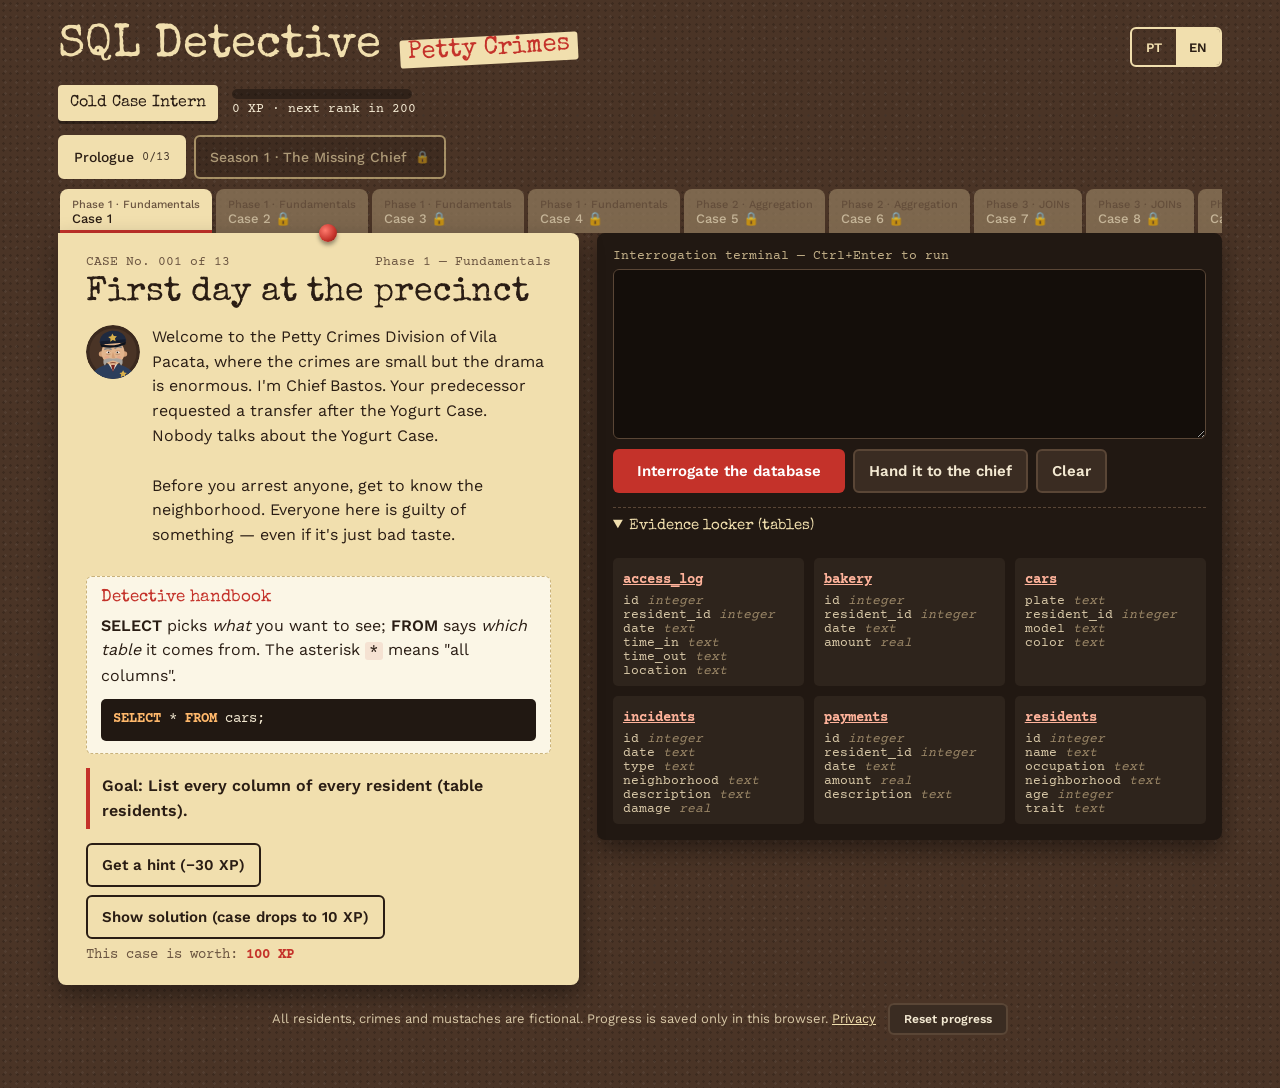
<file: index.html>
<!DOCTYPE html>
<html lang="pt-BR">
<head>
<meta charset="utf-8">
<meta name="viewport" content="width=device-width,initial-scale=1">
<meta http-equiv="Content-Security-Policy" content="default-src 'self'; script-src 'self'; style-src 'self'; font-src 'self'; img-src 'self' data: https://duarrt.goatcounter.com; connect-src 'self' https://duarrt.goatcounter.com; object-src 'none'; base-uri 'self'; form-action 'none'">
<meta name="referrer" content="no-referrer">
<meta name="description" content="Jogo de detetive para aprender SQL do básico ao avançado, direto no navegador. / A detective game to learn SQL from basic to advanced, right in your browser.">
<meta property="og:type" content="website">
<meta property="og:site_name" content="Detetive SQL">
<meta property="og:title" content="Detetive SQL: aprenda SQL resolvendo pequenos crimes">
<meta property="og:description" content="Jogo de navegador gratuito: 13 casos na Vila Pacata, do SELECT às funções de janela. Em português e inglês, sem cadastro.">
<meta property="og:url" content="https://duarrt.github.io/detetive-sql/">
<meta property="og:image" content="https://duarrt.github.io/detetive-sql/og-image.png">
<meta property="og:image:width" content="1200">
<meta property="og:image:height" content="630">
<meta property="og:image:alt" content="Pop-up de caso encerrado no jogo Detetive SQL, com a fala do delegado e a tabela de evidência">
<meta property="og:locale" content="pt_BR">
<meta property="og:locale:alternate" content="en_US">
<meta name="twitter:card" content="summary_large_image">
<link rel="icon" href="data:,">
<title>Detetive SQL</title>
<link rel="stylesheet" href="css/style.css">
</head>
<body>
<div class="wrap">
  <header class="top">
    <h1><b data-i18n="brand">Detetive SQL</b> <span data-i18n="tagline">Pequenos Delitos</span></h1>
    <div class="lang" id="langSwitch" role="group" aria-label="Idioma"><button type="button" data-lang="pt" aria-pressed="true">PT</button><button type="button" data-lang="en" aria-pressed="false">EN</button></div>
    <div class="rank">
      <div class="badge" id="rankName">Estagiária do Arquivo Morto</div>
      <div><div class="xpbar"><i id="xpFill"></i></div><div id="xpTxt" class="xptxt">0 XP</div></div>
    </div>
  </header>
  <nav class="chapters" id="chapters" aria-label="Capítulos"></nav>
  <nav class="tabs" id="tabs" aria-label="Casos"></nav>
  <main class="board">
    <section class="file" aria-live="polite">
      <div class="stamp" id="stamp" data-i18n="stamp">CASO ENCERRADO</div>
      <div class="meta"><span id="caseNo"></span><span id="phase"></span></div>
      <h2 id="title"></h2>
      <div class="chief">
        <img class="av av-bastos" src="img/personagens/bastos.svg" width="54" height="54" alt=""><img class="av av-lucia" src="img/personagens/lucia.svg" width="54" height="54" alt="">
        <p class="story" id="story"></p>
      </div>
      <div class="lesson"><h3 data-i18n="manual">Manual do detetive</h3><div id="concept"></div><pre id="example"></pre></div>
      <div class="goal" id="goal"></div>
      <div class="hints"><button class="ghost" id="hintBtn" data-i18n="hintBtn">Pedir dica (−30 XP)</button><button class="ghost" id="solBtn">Ver solução (fica só 10 XP)</button><span class="worth" id="caseValue" aria-live="polite"></span></div>
      <div id="hintBox"></div>
      <details class="clues" id="clues" open hidden><summary></summary><ol id="clueList"></ol></details>
    </section>
    <section class="term">
      <label for="sql" data-i18n="termLabel">Terminal de interrogatório — Ctrl+Enter para executar</label>
      <div class="editor"><pre class="hl" aria-hidden="true"><code id="sqlHl"></code></pre><textarea id="sql" spellcheck="false" autocapitalize="off" autocomplete="off"></textarea></div>
      <div class="row">
        <button class="run" id="runBtn" data-i18n="runBtn">Interrogar o banco</button>
        <button class="sec" id="checkBtn" data-i18n="checkBtn">Entregar ao delegado</button>
        <button class="sec" id="clearBtn" data-i18n="clearBtn">Limpar</button>
      </div>
      <div id="verdict"></div>
      <div id="result"></div>
      <details class="schema" open><summary data-i18n="schema">Arquivo de evidências (tabelas)</summary><div class="tables" id="schema"></div></details>
    </section>
  </main>
  <p class="foot"><span data-i18n="foot">Todos os moradores, crimes e bigodes são fictícios. O progresso fica salvo só neste navegador.</span> <a id="privLink" href="privacidade.html" data-i18n="privacy">Privacidade</a> <button class="sec small" id="resetBtn" data-i18n="reset">Zerar progresso</button></p>
</div>
<div class="modal" id="modal" role="dialog" aria-modal="true" aria-labelledby="mTitle"><div class="box"><h2 id="mTitle"></h2><div class="mxp" id="mXp"></div><div class="quote"><img class="av av-bastos" src="img/personagens/bastos.svg" width="44" height="44" alt=""><img class="av av-lucia" src="img/personagens/lucia.svg" width="44" height="44" alt=""><p id="mText"></p></div><div id="mClue"></div><div id="mEvid"></div><div class="row"><button class="run" id="mNext" data-i18n="next">Próximo caso</button><button class="ghost" id="mStay" data-i18n="stay">Ficar aqui</button></div></div></div>

<script src="js/i18n.js"></script>
<script src="js/data.js"></script>
<script src="js/data-en.js"></script>
<script src="js/data-s1.js"></script>
<script src="js/data-s1-en.js"></script>
<script src="js/editor.js"></script>
<script src="vendor/sql.js/sql-asm.js"></script>
<script src="js/game.js"></script>
<script data-goatcounter="https://duarrt.goatcounter.com/count" async src="vendor/goatcounter/count.js"></script>
</body>
</html>
</file>
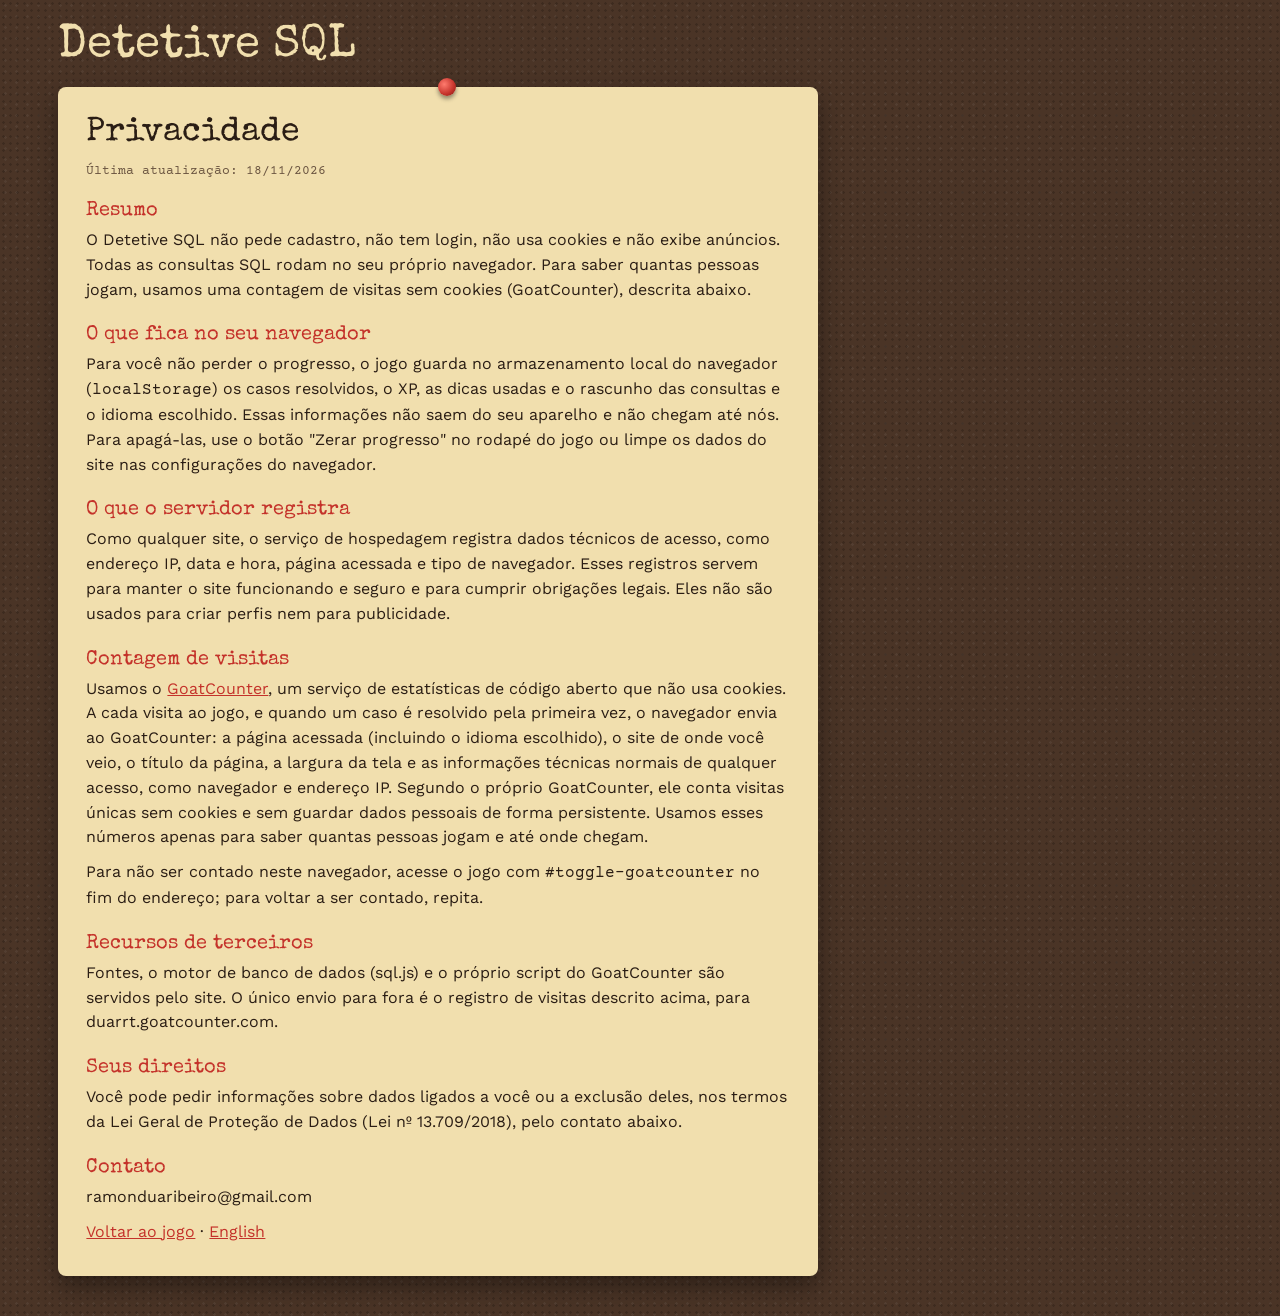
<file: privacidade.html>
<!DOCTYPE html>
<html lang="pt-BR">
<head>
<meta charset="utf-8">
<meta name="viewport" content="width=device-width,initial-scale=1">
<meta http-equiv="Content-Security-Policy" content="default-src 'self'; script-src 'none'; style-src 'self'; font-src 'self'; img-src 'self' data:; object-src 'none'; base-uri 'self'; form-action 'none'">
<meta name="referrer" content="no-referrer">
<link rel="icon" href="data:,">
<title>Privacidade · Detetive SQL</title>
<link rel="stylesheet" href="css/style.css">
</head>
<body>
<div class="wrap">
  <header class="top"><h1><a class="home" href="./?lang=pt">Detetive SQL</a></h1></header>
  <main class="file doc">
    <h2>Privacidade</h2>
    <p class="meta">Última atualização: 18/11/2026</p>

    <h3>Resumo</h3>
    <p>O Detetive SQL não pede cadastro, não tem login, não usa cookies e não exibe anúncios. Todas as consultas SQL rodam no seu próprio navegador. Para saber quantas pessoas jogam, usamos uma contagem de visitas sem cookies (GoatCounter), descrita abaixo.</p>

    <h3>O que fica no seu navegador</h3>
    <p>Para você não perder o progresso, o jogo guarda no armazenamento local do navegador (<code>localStorage</code>) os casos resolvidos, o XP, as dicas usadas e o rascunho das consultas e o idioma escolhido. Essas informações não saem do seu aparelho e não chegam até nós. Para apagá-las, use o botão "Zerar progresso" no rodapé do jogo ou limpe os dados do site nas configurações do navegador.</p>

    <h3>O que o servidor registra</h3>
    <p>Como qualquer site, o serviço de hospedagem registra dados técnicos de acesso, como endereço IP, data e hora, página acessada e tipo de navegador. Esses registros servem para manter o site funcionando e seguro e para cumprir obrigações legais. Eles não são usados para criar perfis nem para publicidade.</p>

    <h3>Contagem de visitas</h3>
    <p>Usamos o <a href="https://www.goatcounter.com/">GoatCounter</a>, um serviço de estatísticas de código aberto que não usa cookies. A cada visita ao jogo, e quando um caso é resolvido pela primeira vez, o navegador envia ao GoatCounter: a página acessada (incluindo o idioma escolhido), o site de onde você veio, o título da página, a largura da tela e as informações técnicas normais de qualquer acesso, como navegador e endereço IP. Segundo o próprio GoatCounter, ele conta visitas únicas sem cookies e sem guardar dados pessoais de forma persistente. Usamos esses números apenas para saber quantas pessoas jogam e até onde chegam.</p>
    <p>Para não ser contado neste navegador, acesse o jogo com <code>#toggle-goatcounter</code> no fim do endereço; para voltar a ser contado, repita.</p>

    <h3>Recursos de terceiros</h3>
    <p>Fontes, o motor de banco de dados (sql.js) e o próprio script do GoatCounter são servidos pelo site. O único envio para fora é o registro de visitas descrito acima, para duarrt.goatcounter.com.</p>

    <h3>Seus direitos</h3>
    <p>Você pode pedir informações sobre dados ligados a você ou a exclusão deles, nos termos da Lei Geral de Proteção de Dados (Lei nº 13.709/2018), pelo contato abaixo.</p>

    <h3>Contato</h3>
    <p>ramonduaribeiro@gmail.com</p>

    <p class="back"><a href="./?lang=pt">Voltar ao jogo</a> · <a href="privacy.html">English</a></p>
  </main>
</div>
</body>
</html>
</file>
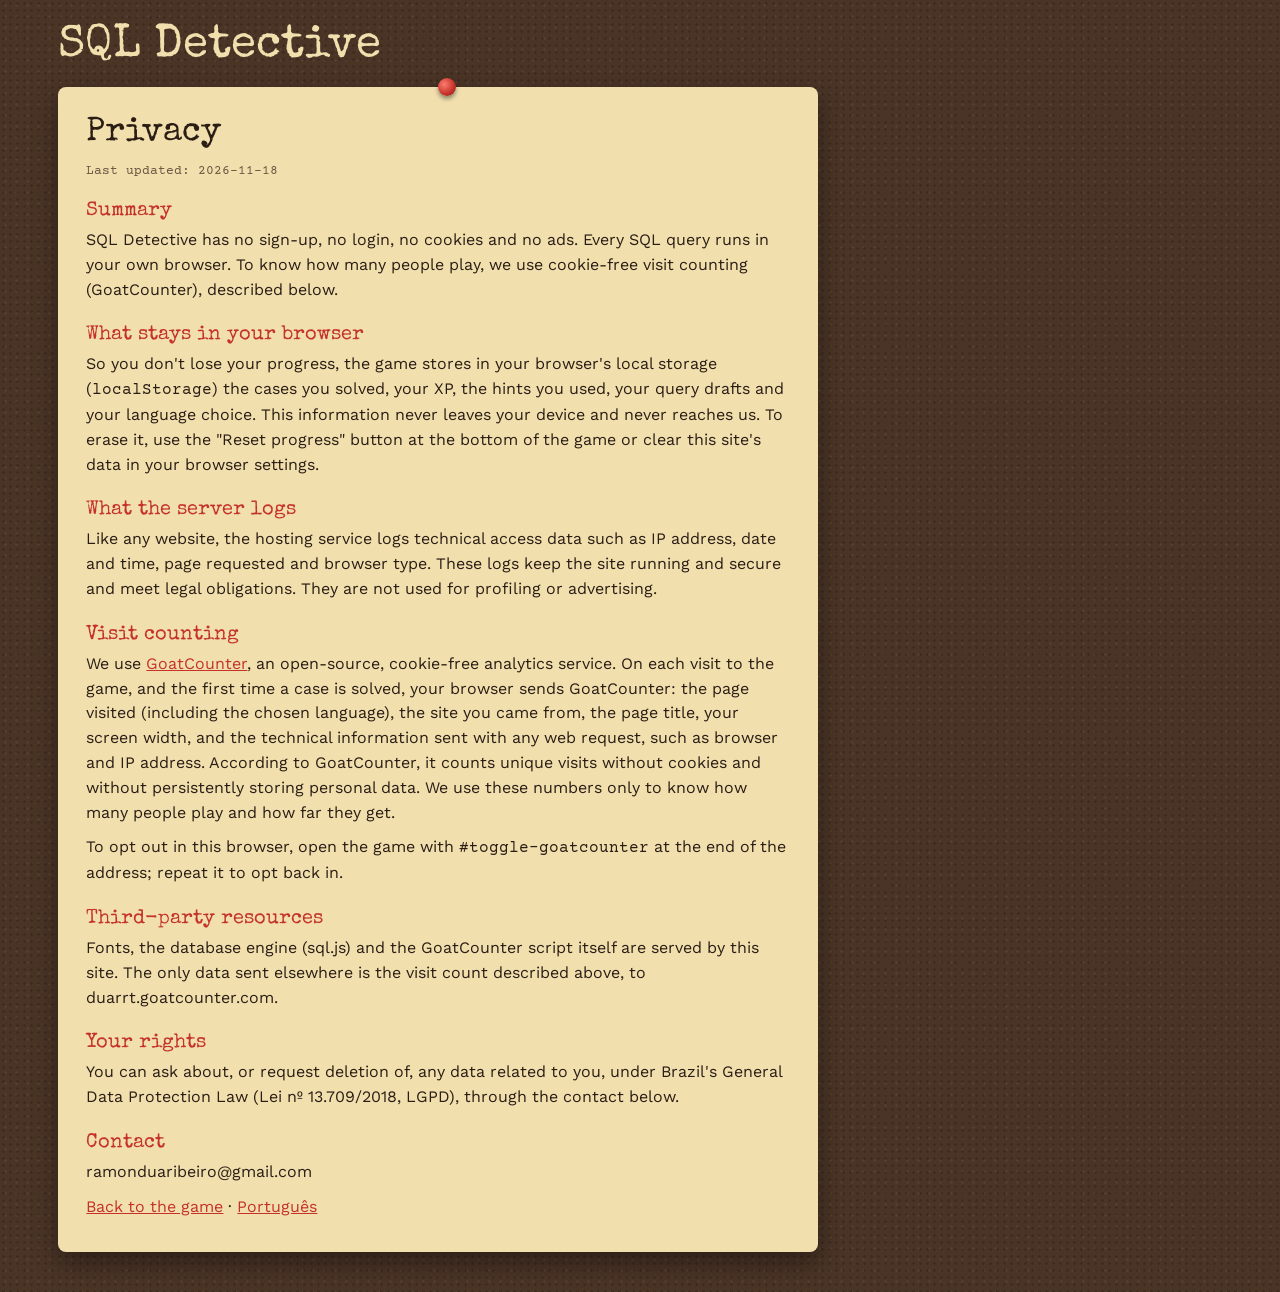
<file: privacy.html>
<!DOCTYPE html>
<html lang="en-US">
<head>
<meta charset="utf-8">
<meta name="viewport" content="width=device-width,initial-scale=1">
<meta http-equiv="Content-Security-Policy" content="default-src 'self'; script-src 'none'; style-src 'self'; font-src 'self'; img-src 'self' data:; object-src 'none'; base-uri 'self'; form-action 'none'">
<meta name="referrer" content="no-referrer">
<link rel="icon" href="data:,">
<title>Privacy · SQL Detective</title>
<link rel="stylesheet" href="css/style.css">
</head>
<body>
<div class="wrap">
  <header class="top"><h1><a class="home" href="./?lang=en">SQL Detective</a></h1></header>
  <main class="file doc">
    <h2>Privacy</h2>
    <p class="meta">Last updated: 2026-11-18</p>

    <h3>Summary</h3>
    <p>SQL Detective has no sign-up, no login, no cookies and no ads. Every SQL query runs in your own browser. To know how many people play, we use cookie-free visit counting (GoatCounter), described below.</p>

    <h3>What stays in your browser</h3>
    <p>So you don't lose your progress, the game stores in your browser's local storage (<code>localStorage</code>) the cases you solved, your XP, the hints you used, your query drafts and your language choice. This information never leaves your device and never reaches us. To erase it, use the "Reset progress" button at the bottom of the game or clear this site's data in your browser settings.</p>

    <h3>What the server logs</h3>
    <p>Like any website, the hosting service logs technical access data such as IP address, date and time, page requested and browser type. These logs keep the site running and secure and meet legal obligations. They are not used for profiling or advertising.</p>

    <h3>Visit counting</h3>
    <p>We use <a href="https://www.goatcounter.com/">GoatCounter</a>, an open-source, cookie-free analytics service. On each visit to the game, and the first time a case is solved, your browser sends GoatCounter: the page visited (including the chosen language), the site you came from, the page title, your screen width, and the technical information sent with any web request, such as browser and IP address. According to GoatCounter, it counts unique visits without cookies and without persistently storing personal data. We use these numbers only to know how many people play and how far they get.</p>
    <p>To opt out in this browser, open the game with <code>#toggle-goatcounter</code> at the end of the address; repeat it to opt back in.</p>

    <h3>Third-party resources</h3>
    <p>Fonts, the database engine (sql.js) and the GoatCounter script itself are served by this site. The only data sent elsewhere is the visit count described above, to duarrt.goatcounter.com.</p>

    <h3>Your rights</h3>
    <p>You can ask about, or request deletion of, any data related to you, under Brazil's General Data Protection Law (Lei nº 13.709/2018, LGPD), through the contact below.</p>

    <h3>Contact</h3>
    <p>ramonduaribeiro@gmail.com</p>

    <p class="back"><a href="./?lang=en">Back to the game</a> · <a href="privacidade.html">Português</a></p>
  </main>
</div>
</body>
</html>
</file>
<file: css/style.css>
@font-face{font-family:'Special Elite';font-style:normal;font-weight:400;font-display:swap;src:url(../fonts/special-elite-latin-400-normal.woff2) format('woff2')}
@font-face{font-family:'Courier Prime';font-style:normal;font-weight:400;font-display:swap;src:url(../fonts/courier-prime-latin-400-normal.woff2) format('woff2')}
@font-face{font-family:'Courier Prime';font-style:normal;font-weight:700;font-display:swap;src:url(../fonts/courier-prime-latin-700-normal.woff2) format('woff2')}
@font-face{font-family:'Work Sans';font-style:normal;font-weight:400;font-display:swap;src:url(../fonts/work-sans-latin-400-normal.woff2) format('woff2')}
@font-face{font-family:'Work Sans';font-style:normal;font-weight:500;font-display:swap;src:url(../fonts/work-sans-latin-500-normal.woff2) format('woff2')}
@font-face{font-family:'Work Sans';font-style:normal;font-weight:600;font-display:swap;src:url(../fonts/work-sans-latin-600-normal.woff2) format('woff2')}
/* VOICE: ironic police procedural, a tired chief cracking dry jokes over petty crimes
   IDEA: a case folder pinned to a cork wall, next to an interrogation terminal
   PICTURE: the working game board itself — manila case file + SQL terminal + evidence table
   COLOUR and TYPE: cork brown ground, manila folder, red "case closed" stamp; Special Elite typewriter titles, Work Sans body, Courier Prime code
   LAYOUT: rank bar, folder-tab case strip, then two columns (file | terminal) stacking under 900px */
:root{color-scheme:light dark;--cork:#4a3426;--cork2:#3b291e;--manila:#f1dfae;--manila2:#e6cf92;--paper:#fbf6e6;--ink:#2a1d14;--muted:#6b5541;--red:#c4322a;--term:#211812;--termink:#f3e9d2;--line:#c9b27a;--ok:#2f7a4b}
:root[data-theme=light],:root[data-theme=dark]{color-scheme:light dark}
*{box-sizing:border-box;min-width:0}
body{margin:0;background:var(--cork);background-image:radial-gradient(rgba(0,0,0,.18) 1px,transparent 1.5px),radial-gradient(rgba(255,255,255,.05) 1px,transparent 1.5px);background-size:7px 7px,11px 11px;color:var(--ink);font:16px/1.55 'Work Sans',system-ui,sans-serif;overflow-x:clip}
h1,h2,h3{font-family:'Special Elite','Courier New',monospace;font-weight:400;margin:0;line-height:1.1}
code,pre,textarea{font-family:'Courier Prime','Courier New',monospace}
button{font:600 15px 'Work Sans',sans-serif;min-height:44px;border-radius:6px;cursor:pointer;border:2px solid transparent}
button:focus-visible,textarea:focus-visible,.tab:focus-visible{outline:3px solid #ffd27a;outline-offset:2px}
.wrap{max-width:1240px;margin:0 auto;padding:16px max(3vw,12px) 40px}
.top{display:flex;flex-wrap:wrap;align-items:center;gap:12px 20px;color:var(--termink);padding:6px 0 14px}
.top h1{font-size:clamp(30px,4.5vw,46px);color:var(--manila)}
.top h1 span{color:var(--red);background:var(--manila);padding:0 8px;border-radius:3px;margin-left:6px;font-size:.55em;vertical-align:middle;transform:rotate(-3deg);display:inline-block}
.rank{margin-left:auto;display:flex;align-items:center;gap:14px;flex-wrap:wrap}
.badge{background:var(--manila);color:var(--ink);padding:6px 12px;border-radius:4px;font-family:'Special Elite',monospace;box-shadow:0 3px 0 rgba(0,0,0,.35)}
.xpbar{width:180px;height:10px;background:rgba(0,0,0,.35);border-radius:9px;overflow:hidden}
.xpbar i{display:block;height:100%;background:var(--red);transition:width .6s}
.tabs{display:flex;gap:4px;overflow-x:auto;padding:0 2px;scrollbar-width:thin}
.tab{flex:none;background:var(--manila2);color:var(--ink);border:0;border-radius:8px 8px 0 0;padding:8px 12px 6px;font:500 13px 'Work Sans';min-height:44px;cursor:pointer;opacity:.8;text-align:left;line-height:1.2}
.tab small{display:block;font-size:11px;color:var(--muted)}
.tab.on{background:var(--manila);opacity:1;box-shadow:0 -3px 0 var(--red) inset}
.tab.done::after{content:" ✔";color:var(--ok);font-weight:700}
.tab.lock{background:#8a7458;color:#e5d6b5;cursor:not-allowed}
.board{display:grid;grid-template-columns:minmax(0,5fr) minmax(0,6fr);gap:18px;align-items:start}
.file{background:var(--manila);border-radius:0 8px 8px 8px;padding:22px clamp(16px,2.5vw,28px);box-shadow:0 10px 24px rgba(0,0,0,.4);position:relative}
.file::before{content:"";position:absolute;top:-9px;left:50%;width:18px;height:18px;border-radius:50%;background:radial-gradient(circle at 35% 35%,#ff7b6e,var(--red) 60%,#7a1712);box-shadow:0 3px 4px rgba(0,0,0,.4)}
.meta{font:13px 'Courier Prime',monospace;color:var(--muted);display:flex;justify-content:space-between;gap:10px;flex-wrap:wrap}
.file h2{font-size:clamp(26px,3vw,34px);margin:6px 0 12px}
.story{white-space:pre-line;margin:0 0 14px}
.chief{display:flex;gap:12px;align-items:flex-start;margin-bottom:14px}
.chief svg{flex:none}
.lesson{background:var(--paper);border:1px dashed var(--line);border-radius:6px;padding:12px 14px;margin:14px 0}
.lesson h3{font-size:17px;margin-bottom:6px;color:var(--red)}
.lesson pre{background:var(--term);color:var(--termink);padding:10px 12px;border-radius:5px;margin:10px 0 0;font-size:14px;overflow-x:auto}
.lesson code{background:rgba(196,50,42,.1);padding:0 4px;border-radius:3px}
.goal{border-left:4px solid var(--red);padding:6px 0 6px 12px;font-weight:600;margin:14px 0}
.hints{display:flex;flex-wrap:wrap;gap:8px}
.ghost{background:transparent;border-color:var(--ink);color:var(--ink);padding:0 14px}
.hint{background:var(--paper);border-radius:5px;padding:8px 12px;margin-top:8px;font:15px 'Courier Prime',monospace}
.stamp{position:absolute;right:18px;bottom:78px;border:4px solid var(--red);color:var(--red);font:28px 'Special Elite',monospace;padding:2px 12px;transform:rotate(-12deg);opacity:0;pointer-events:none;border-radius:6px;background:rgba(241,223,174,.6)}
.stamp.show{opacity:.9;animation:thump .45s ease-out}
@keyframes thump{0%{transform:rotate(-12deg) scale(2.4);opacity:0}70%{transform:rotate(-12deg) scale(.95)}100%{transform:rotate(-12deg) scale(1)}}
.term{background:var(--term);color:var(--termink);border-radius:8px;padding:16px;box-shadow:0 10px 24px rgba(0,0,0,.45)}
.term label{font:13px 'Courier Prime',monospace;color:#c6b38b;display:block;margin-bottom:6px}
.editor{position:relative;background:#140e0a;border-radius:6px}
.editor textarea,.editor .hl{font:16px/1.45 'Courier Prime','Courier New',monospace;padding:12px;border:1px solid #5a4636;border-radius:6px;tab-size:2;white-space:pre-wrap;overflow-wrap:anywhere;word-break:normal;letter-spacing:0;scrollbar-gutter:stable;margin:0}
.editor textarea{position:relative;display:block;width:100%;min-height:170px;resize:vertical;background:transparent;color:transparent;caret-color:#fff7e3;overflow:auto}
.editor textarea::selection{background:rgba(255,210,122,.35);color:transparent}
.editor textarea::placeholder{color:#8d7558}
.editor .hl{position:absolute;inset:0;overflow:hidden;color:#fff7e3;border-color:transparent;pointer-events:none}
.kw{color:#ffb86b;font-weight:700}.fn{color:#7fd1ff}.str{color:#a8e6a1}.num{color:#f7a8b8}.cmt{color:#9c8868;font-style:italic}
.hint pre .kw{color:#a4400f}.hint pre .fn{color:#1d6fa5}.hint pre .str{color:#2f7a4b}.hint pre .num{color:#9b2c5c}.hint pre .cmt{color:#6b5541}
.row{display:flex;gap:8px;flex-wrap:wrap;margin:10px 0}
.run{background:var(--red);color:#fff;padding:0 22px}
.sec{background:#3a2c22;color:var(--termink);border-color:#5a4636;padding:0 14px}
.verdict{border-radius:6px;padding:10px 14px;margin:8px 0;font-size:15px}
.verdict.bad{background:#4a1d18;border-left:4px solid var(--red)}
.verdict.good{background:#1d3a27;border-left:4px solid #5bbf7f}
.verdict.info{background:#2e241c;border-left:4px solid #8d7558}
.res{max-height:340px;overflow:auto;border:1px solid #4a3a2c;border-radius:6px;margin-top:6px}
table{border-collapse:collapse;width:100%;font:14px 'Courier Prime',monospace}
th,td{padding:6px 10px;border-bottom:1px solid #3a2c22;text-align:left;white-space:nowrap}
th{position:sticky;top:0;background:#3a2c22;color:#ffd9a0;font-weight:700}
td.n{text-align:right}
.count{font:13px 'Courier Prime';color:#c6b38b;margin-top:6px}
details.schema{margin-top:14px;border-top:1px dashed #5a4636;padding-top:10px}
details.schema summary{cursor:pointer;font:15px 'Special Elite',monospace;color:var(--manila);min-height:32px}
.tables{display:grid;grid-template-columns:repeat(auto-fill,minmax(180px,1fr));gap:10px;margin-top:8px}
.tbl{background:#2e241c;border-radius:5px;padding:8px 10px;font:13px 'Courier Prime',monospace}
.tbl button{background:none;border:0;color:#ffb39b;font:700 14px 'Courier Prime';padding:0;min-height:28px;text-decoration:underline}
.tbl span{display:block;color:#d9c9a8}
.modal{position:fixed;inset:0;background:rgba(20,12,8,.72);display:none;place-items:center;padding:16px;z-index:9}
.modal.open{display:grid}
.modal .box{background:var(--manila);max-width:640px;width:100%;max-height:calc(100vh - 32px);overflow:auto;border-radius:8px;padding:24px;box-shadow:0 20px 40px rgba(0,0,0,.5)}
.mxp{font:14px 'Courier Prime',monospace;color:var(--muted);margin-bottom:12px}
.mxp b{color:var(--red)}
.quote{display:flex;gap:12px;align-items:flex-start;background:var(--paper);border-left:4px solid var(--red);border-radius:6px;padding:12px 14px;margin-bottom:14px}
.quote svg{flex:none}.quote p{margin:0;font-size:17px;line-height:1.5}
.modal .count{color:var(--muted)}
.evid{font:13px 'Special Elite',monospace;color:var(--muted);margin:0 0 4px}
.modal .res{max-height:220px;background:var(--term);color:var(--termink)}
.modal h2{font-size:30px;color:var(--red);margin-bottom:10px}
.foot{color:#d9c9a8;font-size:13px;margin-top:18px;text-align:center}
@media(max-width:900px){.board{grid-template-columns:minmax(0,1fr)}.rank{margin-left:0}}
@media(max-width:600px){.xpbar{width:120px}.stamp{font-size:20px;bottom:120px}}
@media(prefers-reduced-motion:reduce){.stamp.show{animation:none}.xpbar i{transition:none}}
.xpbar i{width:0}
.xptxt{font:13px 'Courier Prime',monospace;margin-top:3px}
.sec.small{min-height:32px;font-size:12px;margin-left:8px}
.foot a{color:var(--manila)}
.hint pre{margin:6px 0 0;white-space:pre-wrap}
.th-type{color:#9c8868}
.hint-off{opacity:.4}
.home{color:inherit;text-decoration:none}
.doc{max-width:760px;border-radius:8px}
.doc h3{font-size:20px;margin:22px 0 6px;color:var(--red)}
.doc p{margin:0 0 10px}
.doc .back a,.doc a{color:var(--red)}
.top h1 b{font-weight:400}
.lang{display:flex;border:2px solid var(--manila);border-radius:6px;overflow:hidden}
.lang button{background:transparent;color:var(--manila);border:0;border-radius:0;min-height:36px;min-width:44px;padding:0 10px;font-size:13px}
.lang button[aria-pressed=true]{background:var(--manila);color:var(--ink)}
.rank{margin-left:0}
.top .lang{margin-left:auto}
@media(max-width:900px){.top .lang{margin-left:0}}
.hints{align-items:center}
.worth{font:14px 'Courier Prime',monospace;color:var(--muted)}
.worth b{color:var(--red)}
.top{display:grid;grid-template-columns:minmax(0,1fr) auto;align-items:center}
.top .lang{margin-left:0;justify-self:end}
.top .rank{grid-column:1/-1;justify-self:start;margin-left:0}
.chapters{display:flex;gap:8px;flex-wrap:wrap;margin:0 0 10px}
.chap{background:rgba(0,0,0,.25);color:var(--manila);border:2px solid var(--manila2);padding:0 14px;font:500 14px 'Work Sans',sans-serif;display:flex;align-items:center;gap:8px}
.chap small{font:12px 'Courier Prime',monospace;opacity:.85}
.chap.on{background:var(--manila);color:var(--ink);border-color:var(--manila)}
.chap.lock{opacity:.6}
.av-lucia{display:none}
body.ch-s1 .av-bastos{display:none}
body.ch-s1 .av-lucia{display:block}
.clues{margin-top:16px;background:#e6cf92;border-radius:6px;padding:10px 14px;border:1px dashed var(--line)}
.clues summary{cursor:pointer;font:17px 'Special Elite',monospace;color:var(--red);min-height:32px}
.clues ol{list-style:none;padding:0;margin:8px 0 0;display:grid;gap:8px}
.clues li{background:var(--paper);padding:8px 10px;border-radius:4px;font-size:15px;box-shadow:0 2px 0 rgba(0,0,0,.12)}
.clues li:nth-child(odd){transform:rotate(-.4deg)}.clues li:nth-child(even){transform:rotate(.4deg)}
.clues li.nope{background:transparent;box-shadow:none;color:var(--muted);font-style:italic;border:1px dashed var(--line)}
.clue-new{background:var(--paper);border-left:4px solid var(--red);padding:8px 12px;border-radius:4px;margin:0 0 12px}
@media(prefers-reduced-motion:reduce){.clues li{transform:none!important}}
.av{border-radius:50%;flex:none}
.faces{float:right;display:flex;gap:4px;margin:0 0 4px 8px}
.faces img{border-radius:50%;box-shadow:0 2px 0 rgba(0,0,0,.2)}
</file>
